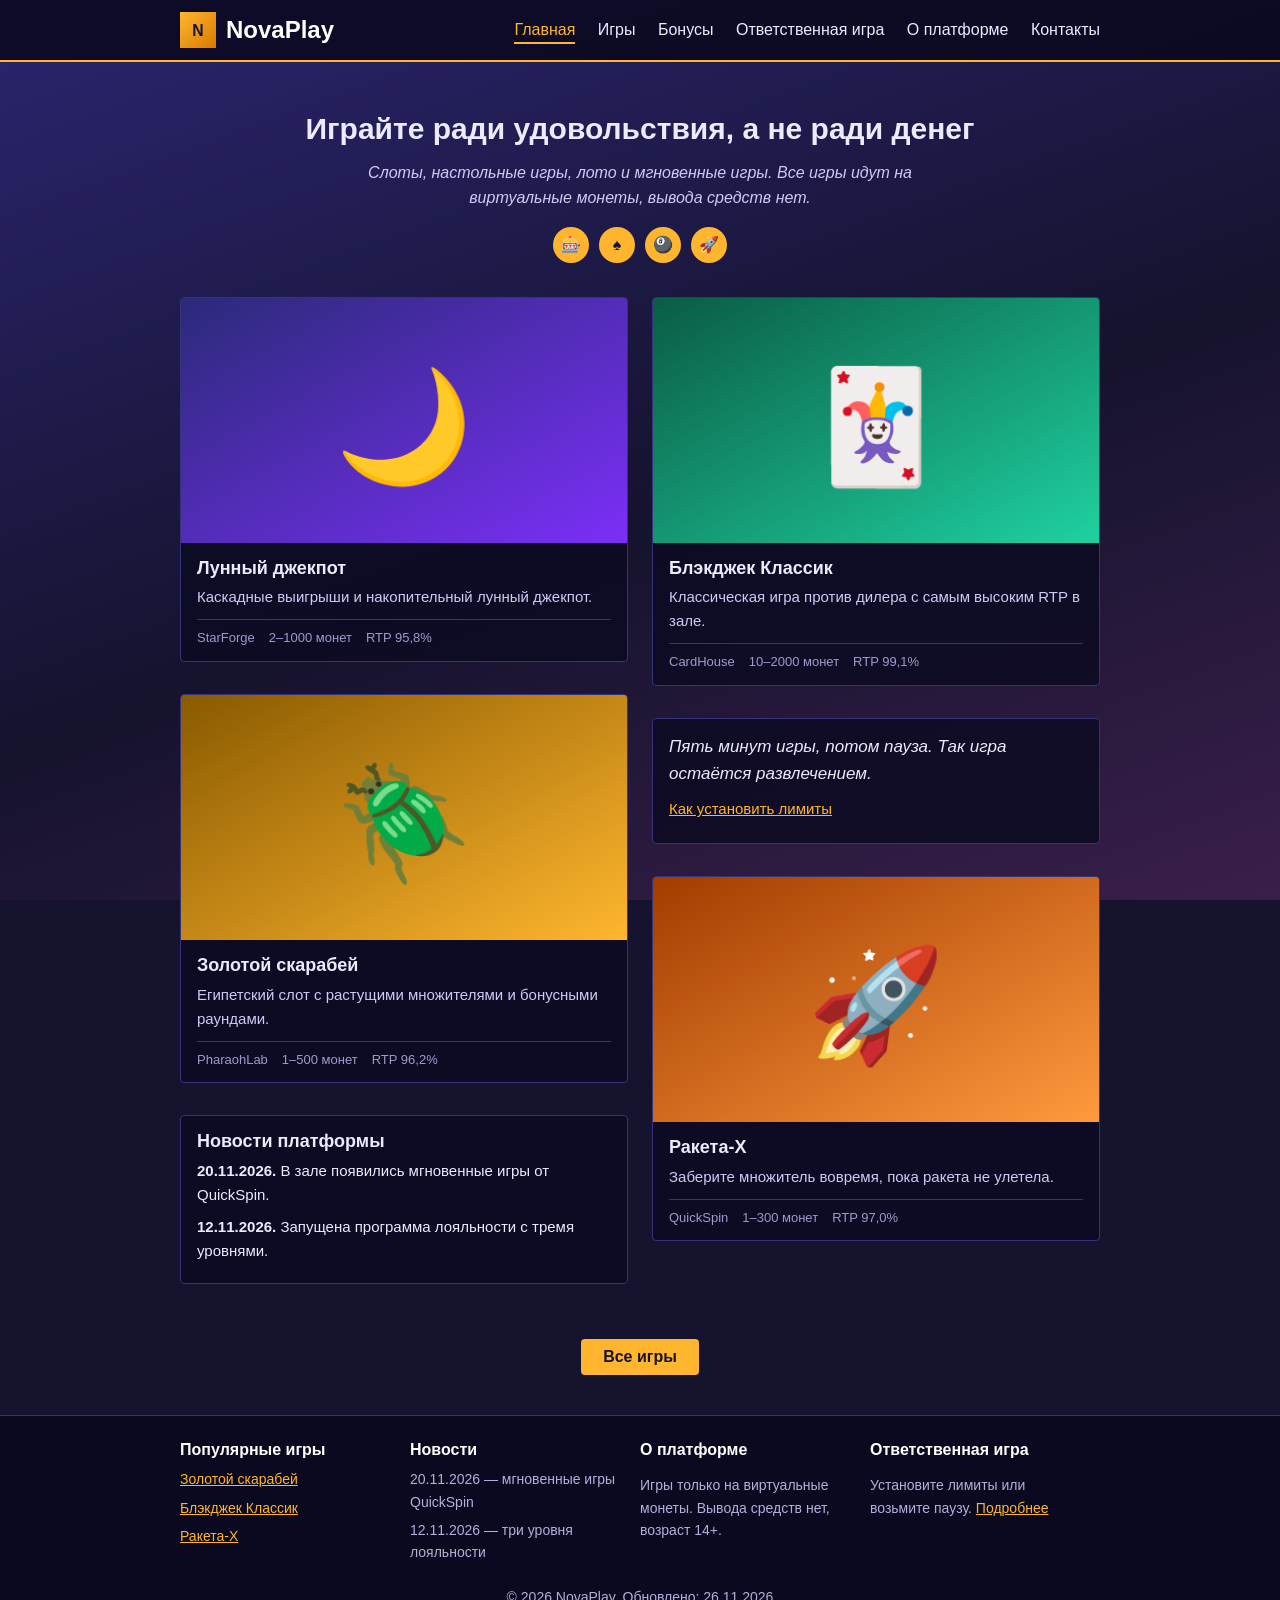
<file: index.html>
<!DOCTYPE html>
<html lang="ru">
<head>
	<meta charset="utf-8">
	<meta name="viewport" content="width=device-width, initial-scale=1">
	<title>Главная — NovaPlay</title>
	<meta name="description" content="NovaPlay — онлайн-игры на виртуальные монеты без реальных денег.">
	<link rel="stylesheet" href="styles.css">
</head>
<body>
	<header class="site-header">
		<div class="container header-inner">
			<a class="logo" href="index.html"><img src="images/logo.svg" alt="" width="36" height="36">NovaPlay</a>
			<nav>
				<ul class="main-menu">
				<li><a href="index.html" class="current">Главная</a></li>
				<li><a href="games.html">Игры</a></li>
				<li><a href="bonuses.html">Бонусы</a></li>
				<li><a href="responsible.html">Ответственная игра</a></li>
				<li><a href="about.html">О платформе</a></li>
				<li><a href="contacts.html">Контакты</a></li>
				</ul>
			</nav>
		</div>
	</header>
	<main class="container">
		<section class="intro">
			<h1>Играйте ради удовольствия, а не ради денег</h1>
			<p>Слоты, настольные игры, лото и мгновенные игры. Все игры идут на виртуальные монеты, вывода средств нет.</p>
			<ul class="icon-links"><li><a href="games.html" title="Слоты">🎰</a></li><li><a href="games.html" title="Настольные игры">♠</a></li><li><a href="games.html" title="Лото">🎱</a></li><li><a href="games.html" title="Мгновенные игры">🚀</a></li></ul>
		</section>
		<section class="masonry">
			<article class="card" data-category="slots" data-name="Лунный джекпот">
				<img src="images/game-moon.svg" alt="Полумесяц на фиолетовом фоне" width="400" height="220">
				<div class="card-body">
					<h2 class="card-title">Лунный джекпот</h2>
					<p>Каскадные выигрыши и накопительный лунный джекпот.</p>
					<div class="card-meta"><span>StarForge</span><span>2–1000 монет</span><span>RTP 95,8%</span></div>
				</div>
			</article>
			<article class="card" data-category="slots" data-name="Золотой скарабей">
				<img src="images/game-scarab.svg" alt="Золотой жук на тёмно-жёлтом фоне" width="400" height="220">
				<div class="card-body">
					<h2 class="card-title">Золотой скарабей</h2>
					<p>Египетский слот с растущими множителями и бонусными раундами.</p>
					<div class="card-meta"><span>PharaohLab</span><span>1–500 монет</span><span>RTP 96,2%</span></div>
				</div>
			</article>
			<article class="card card-text">
				<div class="card-body">
					<h2 class="card-title">Новости платформы</h2>
					<ul class="news-list">
						<li><strong>20.11.2026.</strong> В зале появились мгновенные игры от QuickSpin.</li>
						<li><strong>12.11.2026.</strong> Запущена программа лояльности с тремя уровнями.</li>
					</ul>
				</div>
			</article>
			<article class="card" data-category="table" data-name="Блэкджек Классик">
				<img src="images/game-blackjack.svg" alt="Игральная карта на зелёном фоне" width="400" height="220">
				<div class="card-body">
					<h2 class="card-title">Блэкджек Классик</h2>
					<p>Классическая игра против дилера с самым высоким RTP в зале.</p>
					<div class="card-meta"><span>CardHouse</span><span>10–2000 монет</span><span>RTP 99,1%</span></div>
				</div>
			</article>
			<article class="card card-text">
				<div class="card-body">
					<blockquote>Пять минут игры, потом пауза. Так игра остаётся развлечением.</blockquote>
					<p><a href="responsible.html">Как установить лимиты</a></p>
				</div>
			</article>
			<article class="card" data-category="instant" data-name="Ракета-X">
				<img src="images/game-rocket.svg" alt="Ракета на оранжевом фоне" width="400" height="220">
				<div class="card-body">
					<h2 class="card-title">Ракета-X</h2>
					<p>Заберите множитель вовремя, пока ракета не улетела.</p>
					<div class="card-meta"><span>QuickSpin</span><span>1–300 монет</span><span>RTP 97,0%</span></div>
				</div>
			</article>
		</section>
		<p class="more"><a class="button" href="games.html">Все игры</a></p>
	</main>
	<footer class="site-footer">
		<div class="container footer-columns">
			<section class="footer-col">
				<h2>Популярные игры</h2>
				<ul>
					<li><a href="games.html">Золотой скарабей</a></li>
					<li><a href="games.html">Блэкджек Классик</a></li>
					<li><a href="games.html">Ракета-X</a></li>
				</ul>
			</section>
			<section class="footer-col">
				<h2>Новости</h2>
				<ul>
					<li>20.11.2026 — мгновенные игры QuickSpin</li>
					<li>12.11.2026 — три уровня лояльности</li>
				</ul>
			</section>
			<section class="footer-col">
				<h2>О платформе</h2>
				<p>Игры только на виртуальные монеты. Вывода средств нет, возраст 14+.</p>
			</section>
			<section class="footer-col">
				<h2>Ответственная игра</h2>
				<p>Установите лимиты или возьмите паузу. <a href="responsible.html">Подробнее</a></p>
			</section>
		</div>
		<p class="container copyright">© 2026 NovaPlay. Обновлено: 26.11.2026</p>
	</footer>
	<script src="js/main.js"></script>
</body>
</html>
</file>
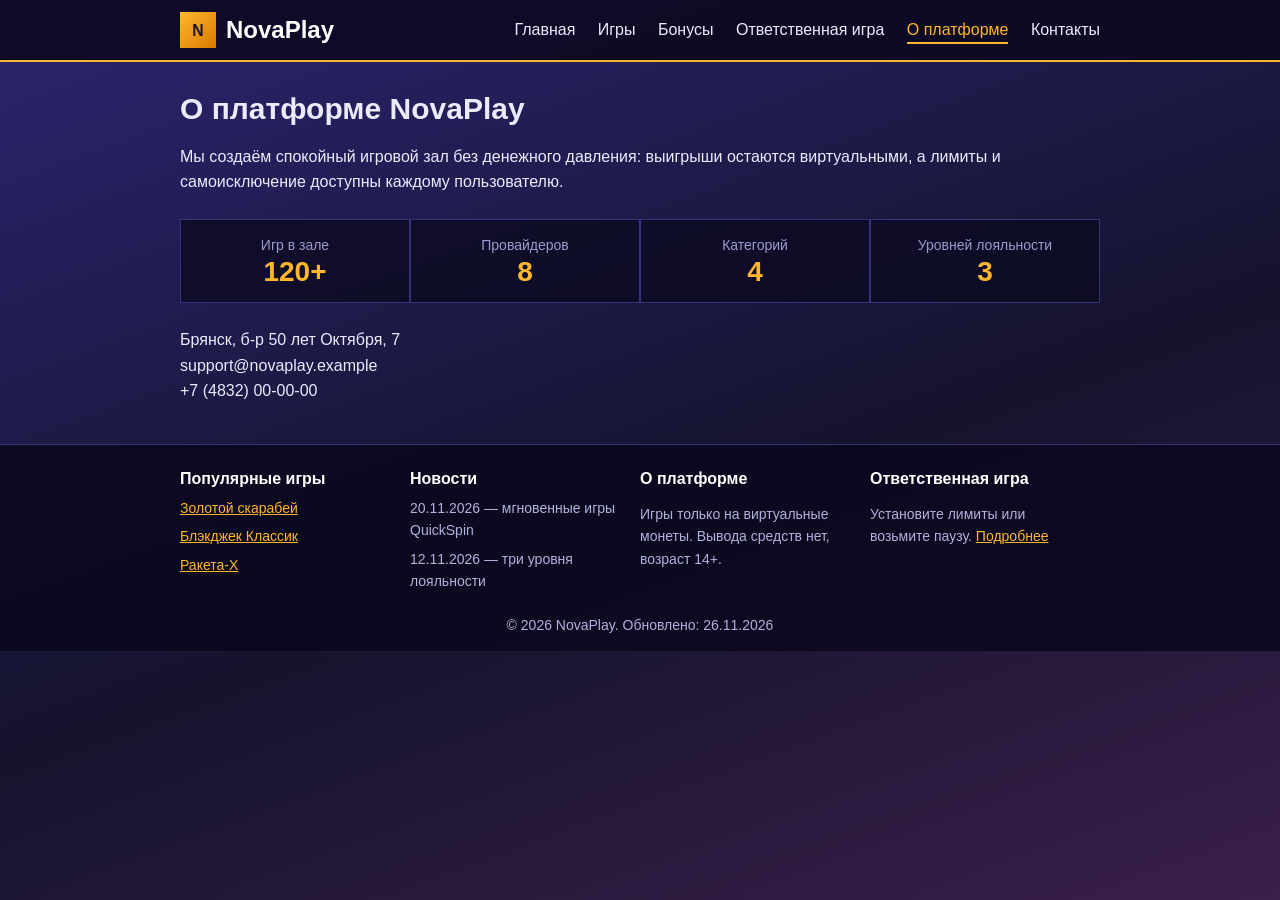
<file: about.html>
<!DOCTYPE html>
<html lang="ru">
<head>
	<meta charset="utf-8">
	<meta name="viewport" content="width=device-width, initial-scale=1">
	<title>О платформе — NovaPlay</title>
	<meta name="description" content="NovaPlay — онлайн-игры на виртуальные монеты без реальных денег.">
	<link rel="stylesheet" href="styles.css">
</head>
<body>
	<header class="site-header">
		<div class="container header-inner">
			<a class="logo" href="index.html"><img src="images/logo.svg" alt="" width="36" height="36">NovaPlay</a>
			<nav>
				<ul class="main-menu">
				<li><a href="index.html">Главная</a></li>
				<li><a href="games.html">Игры</a></li>
				<li><a href="bonuses.html">Бонусы</a></li>
				<li><a href="responsible.html">Ответственная игра</a></li>
				<li><a href="about.html" class="current">О платформе</a></li>
				<li><a href="contacts.html">Контакты</a></li>
				</ul>
			</nav>
		</div>
	</header>
	<main class="container">
		<h1>О платформе NovaPlay</h1>
		<p>Мы создаём спокойный игровой зал без денежного давления: выигрыши остаются виртуальными, а лимиты и самоисключение доступны каждому пользователю.</p>
		<dl class="facts">
			<div><dt>Игр в зале</dt><dd>120+</dd></div>
			<div><dt>Провайдеров</dt><dd>8</dd></div>
			<div><dt>Категорий</dt><dd>4</dd></div>
			<div><dt>Уровней лояльности</dt><dd>3</dd></div>
		</dl>
		<address>Брянск, б-р 50 лет Октября, 7<br>support@novaplay.example<br>+7 (4832) 00-00-00</address>
	</main>
	<footer class="site-footer">
		<div class="container footer-columns">
			<section class="footer-col">
				<h2>Популярные игры</h2>
				<ul>
					<li><a href="games.html">Золотой скарабей</a></li>
					<li><a href="games.html">Блэкджек Классик</a></li>
					<li><a href="games.html">Ракета-X</a></li>
				</ul>
			</section>
			<section class="footer-col">
				<h2>Новости</h2>
				<ul>
					<li>20.11.2026 — мгновенные игры QuickSpin</li>
					<li>12.11.2026 — три уровня лояльности</li>
				</ul>
			</section>
			<section class="footer-col">
				<h2>О платформе</h2>
				<p>Игры только на виртуальные монеты. Вывода средств нет, возраст 14+.</p>
			</section>
			<section class="footer-col">
				<h2>Ответственная игра</h2>
				<p>Установите лимиты или возьмите паузу. <a href="responsible.html">Подробнее</a></p>
			</section>
		</div>
		<p class="container copyright">© 2026 NovaPlay. Обновлено: 26.11.2026</p>
	</footer>
	<script src="js/main.js"></script>
</body>
</html>
</file>
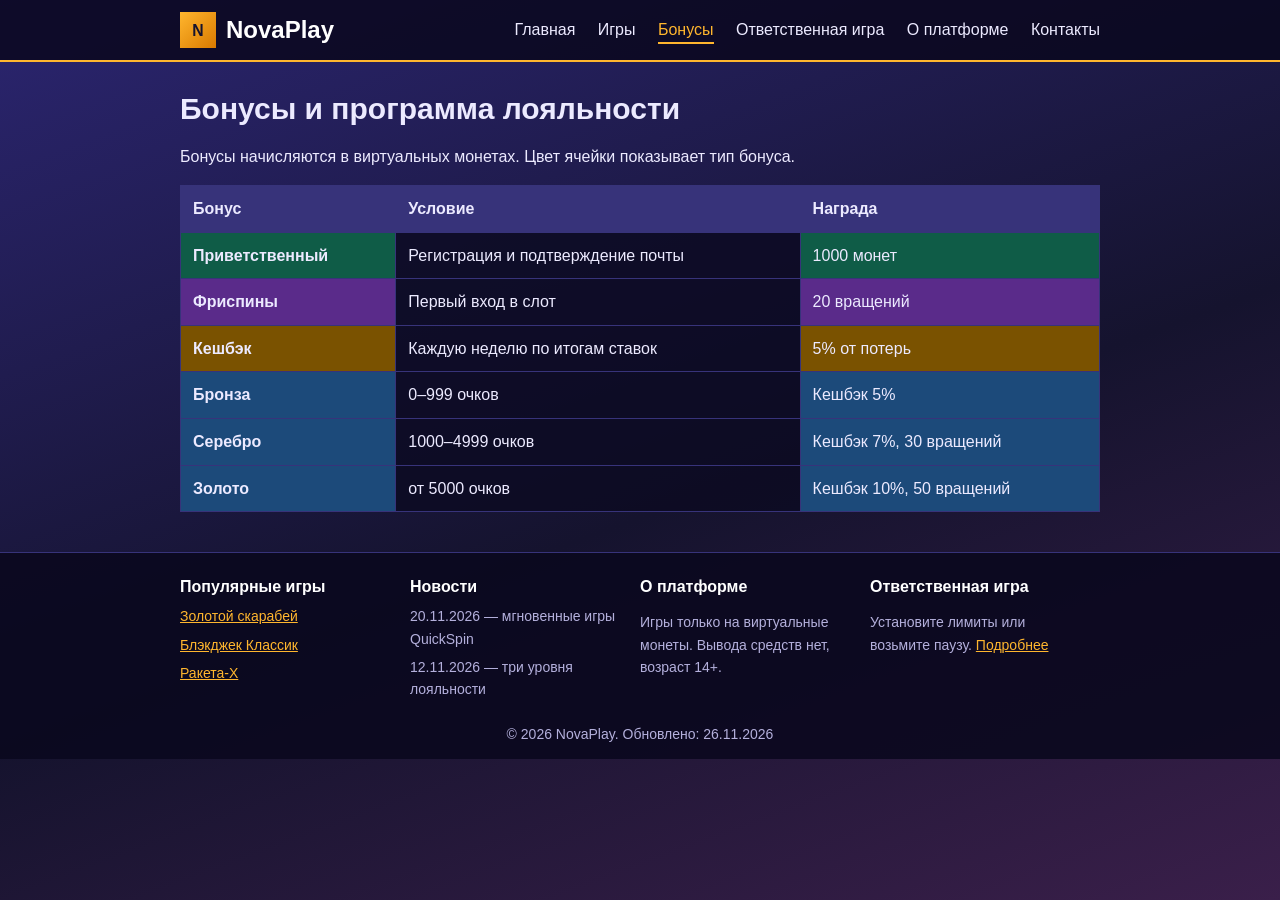
<file: bonuses.html>
<!DOCTYPE html>
<html lang="ru">
<head>
	<meta charset="utf-8">
	<meta name="viewport" content="width=device-width, initial-scale=1">
	<title>Бонусы — NovaPlay</title>
	<meta name="description" content="NovaPlay — онлайн-игры на виртуальные монеты без реальных денег.">
	<link rel="stylesheet" href="styles.css">
</head>
<body>
	<header class="site-header">
		<div class="container header-inner">
			<a class="logo" href="index.html"><img src="images/logo.svg" alt="" width="36" height="36">NovaPlay</a>
			<nav>
				<ul class="main-menu">
				<li><a href="index.html">Главная</a></li>
				<li><a href="games.html">Игры</a></li>
				<li><a href="bonuses.html" class="current">Бонусы</a></li>
				<li><a href="responsible.html">Ответственная игра</a></li>
				<li><a href="about.html">О платформе</a></li>
				<li><a href="contacts.html">Контакты</a></li>
				</ul>
			</nav>
		</div>
	</header>
	<main class="container">
		<h1>Бонусы и программа лояльности</h1>
		<p>Бонусы начисляются в виртуальных монетах. Цвет ячейки показывает тип бонуса.</p>
		<div class="table-wrap">
			<table class="bonus-table">
				<thead>
					<tr><th scope="col">Бонус</th><th scope="col">Условие</th><th scope="col">Награда</th></tr>
				</thead>
				<tbody>
					<tr><th scope="row" class="cell-welcome">Приветственный</th><td>Регистрация и подтверждение почты</td><td class="cell-welcome">1000 монет</td></tr>
					<tr><th scope="row" class="cell-spins">Фриспины</th><td>Первый вход в слот</td><td class="cell-spins">20 вращений</td></tr>
					<tr><th scope="row" class="cell-cashback">Кешбэк</th><td>Каждую неделю по итогам ставок</td><td class="cell-cashback">5% от потерь</td></tr>
					<tr><th scope="row" class="cell-level">Бронза</th><td>0–999 очков</td><td class="cell-level">Кешбэк 5%</td></tr>
					<tr><th scope="row" class="cell-level">Серебро</th><td>1000–4999 очков</td><td class="cell-level">Кешбэк 7%, 30 вращений</td></tr>
					<tr><th scope="row" class="cell-level">Золото</th><td>от 5000 очков</td><td class="cell-level">Кешбэк 10%, 50 вращений</td></tr>
				</tbody>
			</table>
		</div>
	</main>
	<footer class="site-footer">
		<div class="container footer-columns">
			<section class="footer-col">
				<h2>Популярные игры</h2>
				<ul>
					<li><a href="games.html">Золотой скарабей</a></li>
					<li><a href="games.html">Блэкджек Классик</a></li>
					<li><a href="games.html">Ракета-X</a></li>
				</ul>
			</section>
			<section class="footer-col">
				<h2>Новости</h2>
				<ul>
					<li>20.11.2026 — мгновенные игры QuickSpin</li>
					<li>12.11.2026 — три уровня лояльности</li>
				</ul>
			</section>
			<section class="footer-col">
				<h2>О платформе</h2>
				<p>Игры только на виртуальные монеты. Вывода средств нет, возраст 14+.</p>
			</section>
			<section class="footer-col">
				<h2>Ответственная игра</h2>
				<p>Установите лимиты или возьмите паузу. <a href="responsible.html">Подробнее</a></p>
			</section>
		</div>
		<p class="container copyright">© 2026 NovaPlay. Обновлено: 26.11.2026</p>
	</footer>
	<script src="js/main.js"></script>
</body>
</html>
</file>
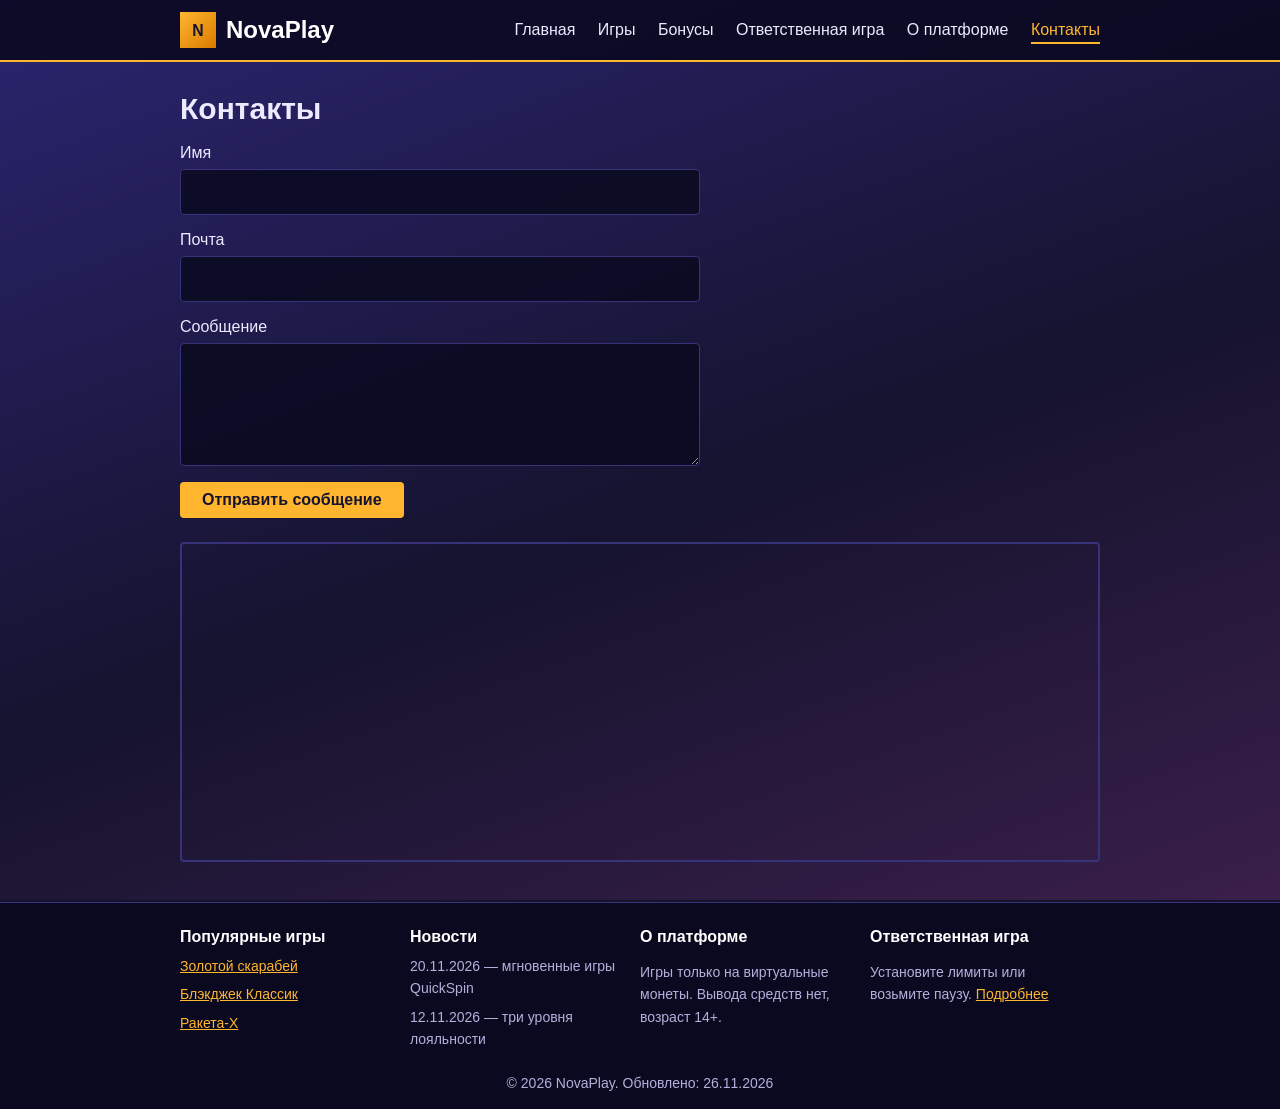
<file: contacts.html>
<!DOCTYPE html>
<html lang="ru">
<head>
	<meta charset="utf-8">
	<meta name="viewport" content="width=device-width, initial-scale=1">
	<title>Контакты — NovaPlay</title>
	<meta name="description" content="NovaPlay — онлайн-игры на виртуальные монеты без реальных денег.">
	<link rel="stylesheet" href="styles.css">
</head>
<body>
	<header class="site-header">
		<div class="container header-inner">
			<a class="logo" href="index.html"><img src="images/logo.svg" alt="" width="36" height="36">NovaPlay</a>
			<nav>
				<ul class="main-menu">
				<li><a href="index.html">Главная</a></li>
				<li><a href="games.html">Игры</a></li>
				<li><a href="bonuses.html">Бонусы</a></li>
				<li><a href="responsible.html">Ответственная игра</a></li>
				<li><a href="about.html">О платформе</a></li>
				<li><a href="contacts.html" class="current">Контакты</a></li>
				</ul>
			</nav>
		</div>
	</header>
	<main class="container">
		<h1>Контакты</h1>
		<form id="contact-form" class="contact-form" action="#">
			<label for="name">Имя</label>
			<input id="name" name="name" required>
			<label for="email">Почта</label>
			<input id="email" name="email" type="email" required>
			<label for="message">Сообщение</label>
			<textarea id="message" name="message" rows="4" required></textarea>
			<button class="button" type="submit">Отправить сообщение</button>
		</form>
		<iframe class="map" title="Карта проезда" loading="lazy" src="https://yandex.ru/map-widget/v1/?ll=34.3634%2C53.2434&amp;z=14&amp;pt=34.3634%2C53.2434%2Cpm2rdm"></iframe>
	</main>
	<footer class="site-footer">
		<div class="container footer-columns">
			<section class="footer-col">
				<h2>Популярные игры</h2>
				<ul>
					<li><a href="games.html">Золотой скарабей</a></li>
					<li><a href="games.html">Блэкджек Классик</a></li>
					<li><a href="games.html">Ракета-X</a></li>
				</ul>
			</section>
			<section class="footer-col">
				<h2>Новости</h2>
				<ul>
					<li>20.11.2026 — мгновенные игры QuickSpin</li>
					<li>12.11.2026 — три уровня лояльности</li>
				</ul>
			</section>
			<section class="footer-col">
				<h2>О платформе</h2>
				<p>Игры только на виртуальные монеты. Вывода средств нет, возраст 14+.</p>
			</section>
			<section class="footer-col">
				<h2>Ответственная игра</h2>
				<p>Установите лимиты или возьмите паузу. <a href="responsible.html">Подробнее</a></p>
			</section>
		</div>
		<p class="container copyright">© 2026 NovaPlay. Обновлено: 26.11.2026</p>
	</footer>
	<script src="js/main.js"></script>
</body>
</html>
</file>
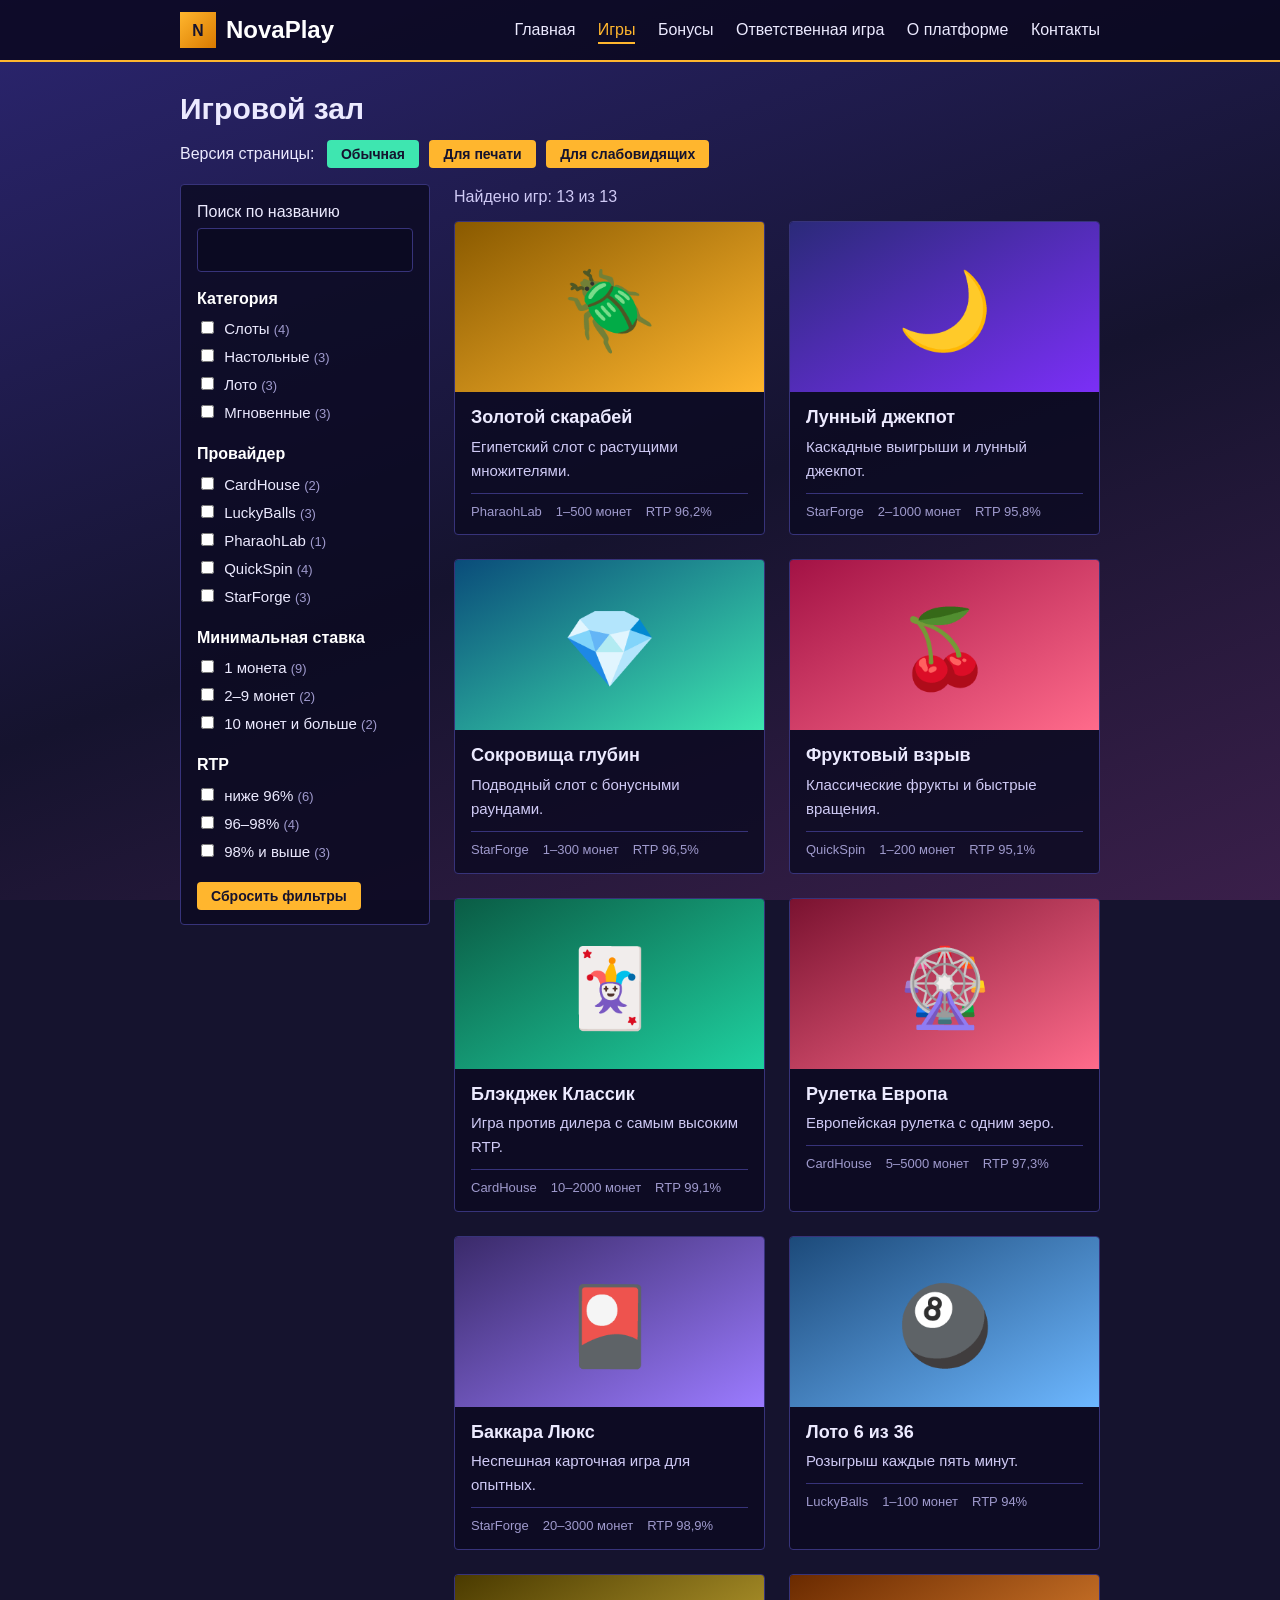
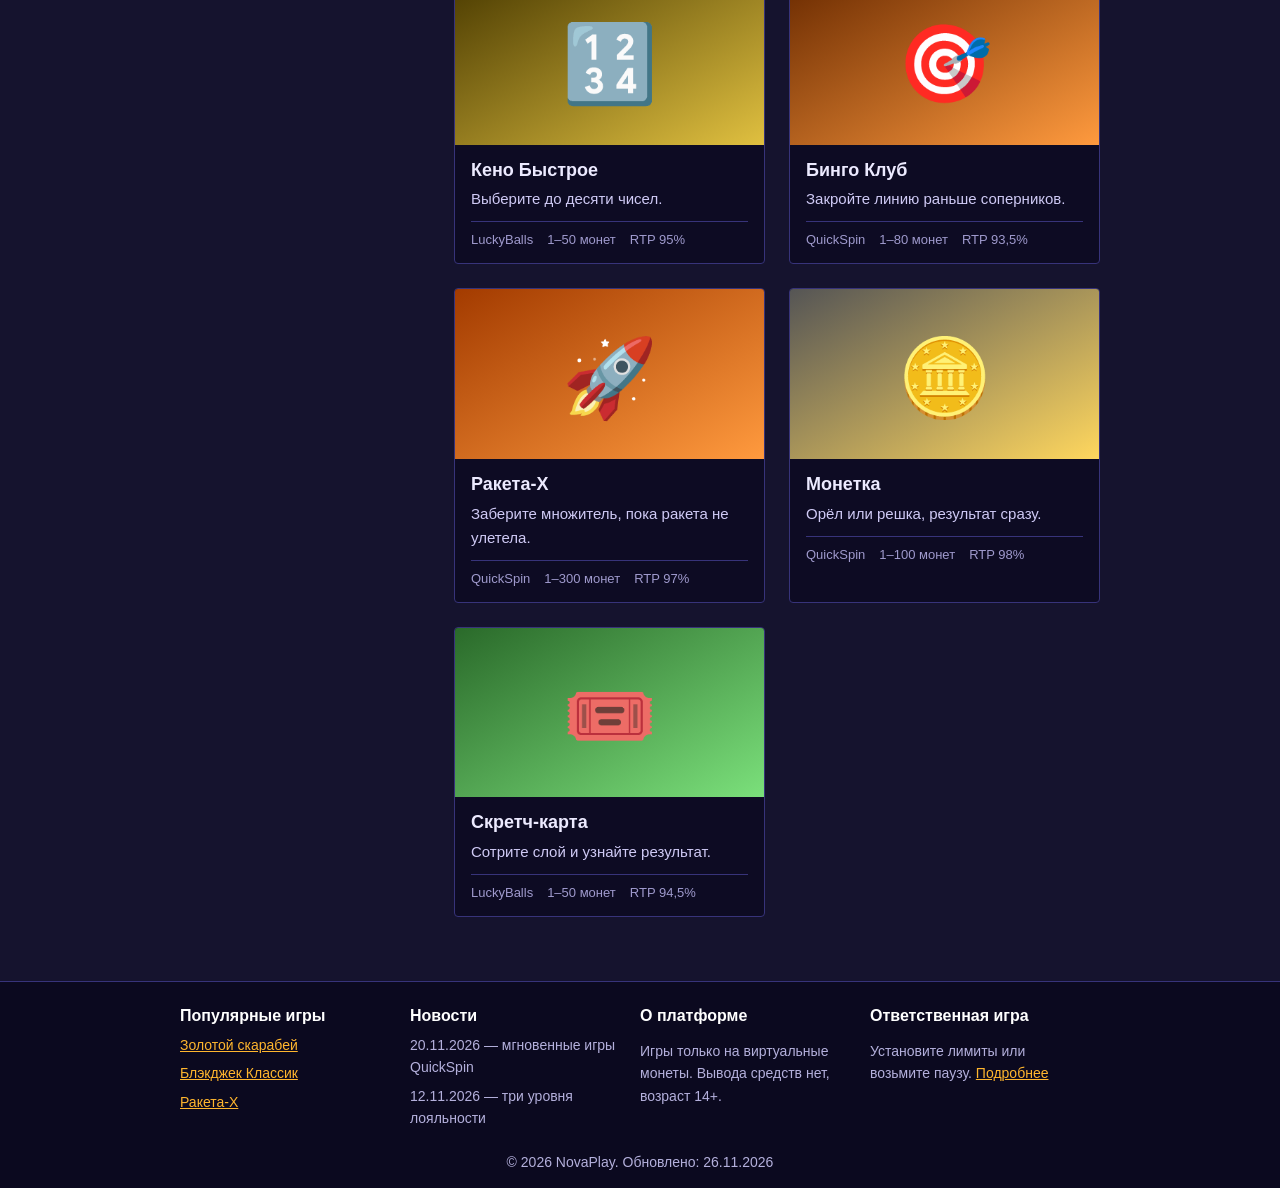
<file: games.html>
<!DOCTYPE html>
<html lang="ru">
<head>
	<meta charset="utf-8">
	<meta name="viewport" content="width=device-width, initial-scale=1">
	<title>Игры — NovaPlay</title>
	<meta name="description" content="NovaPlay — онлайн-игры на виртуальные монеты без реальных денег.">
	<link rel="stylesheet" href="styles.css">
	<link id="view-style" rel="stylesheet" href="css/view-default.css">
</head>
<body>
	<header class="site-header">
		<div class="container header-inner">
			<a class="logo" href="index.html"><img src="images/logo.svg" alt="" width="36" height="36">NovaPlay</a>
			<nav>
				<ul class="main-menu">
				<li><a href="index.html">Главная</a></li>
				<li><a href="games.html" class="current">Игры</a></li>
				<li><a href="bonuses.html">Бонусы</a></li>
				<li><a href="responsible.html">Ответственная игра</a></li>
				<li><a href="about.html">О платформе</a></li>
				<li><a href="contacts.html">Контакты</a></li>
				</ul>
			</nav>
		</div>
	</header>
	<main class="container">
		<h1>Игровой зал</h1>
		<div class="view-switcher" role="group" aria-label="Версия страницы">
			<span>Версия страницы:</span>
			<button type="button" class="button button-small" data-view="default" aria-pressed="true">Обычная</button>
			<button type="button" class="button button-small" data-view="print" aria-pressed="false">Для печати</button>
			<button type="button" class="button button-small" data-view="contrast" aria-pressed="false">Для слабовидящих</button>
		</div>
		<div class="catalog">
			<aside id="filters" class="filters-panel" aria-label="Фильтры"></aside>
			<section class="results">
				<p id="result-count" class="result-count" aria-live="polite"></p>
				<div id="games-list" class="masonry"></div>
			</section>
		</div>
		<noscript><p>Для работы фильтра нужен JavaScript.</p></noscript>
	</main>
	<footer class="site-footer">
		<div class="container footer-columns">
			<section class="footer-col">
				<h2>Популярные игры</h2>
				<ul>
					<li><a href="games.html">Золотой скарабей</a></li>
					<li><a href="games.html">Блэкджек Классик</a></li>
					<li><a href="games.html">Ракета-X</a></li>
				</ul>
			</section>
			<section class="footer-col">
				<h2>Новости</h2>
				<ul>
					<li>20.11.2026 — мгновенные игры QuickSpin</li>
					<li>12.11.2026 — три уровня лояльности</li>
				</ul>
			</section>
			<section class="footer-col">
				<h2>О платформе</h2>
				<p>Игры только на виртуальные монеты. Вывода средств нет, возраст 14+.</p>
			</section>
			<section class="footer-col">
				<h2>Ответственная игра</h2>
				<p>Установите лимиты или возьмите паузу. <a href="responsible.html">Подробнее</a></p>
			</section>
		</div>
		<p class="container copyright">© 2026 NovaPlay. Обновлено: 26.11.2026</p>
	</footer>
	<script src="js/games-data.js"></script>
	<script src="js/filter.js"></script>
	<script src="js/view-switcher.js"></script>
	<script src="js/main.js"></script>
</body>
</html>
</file>
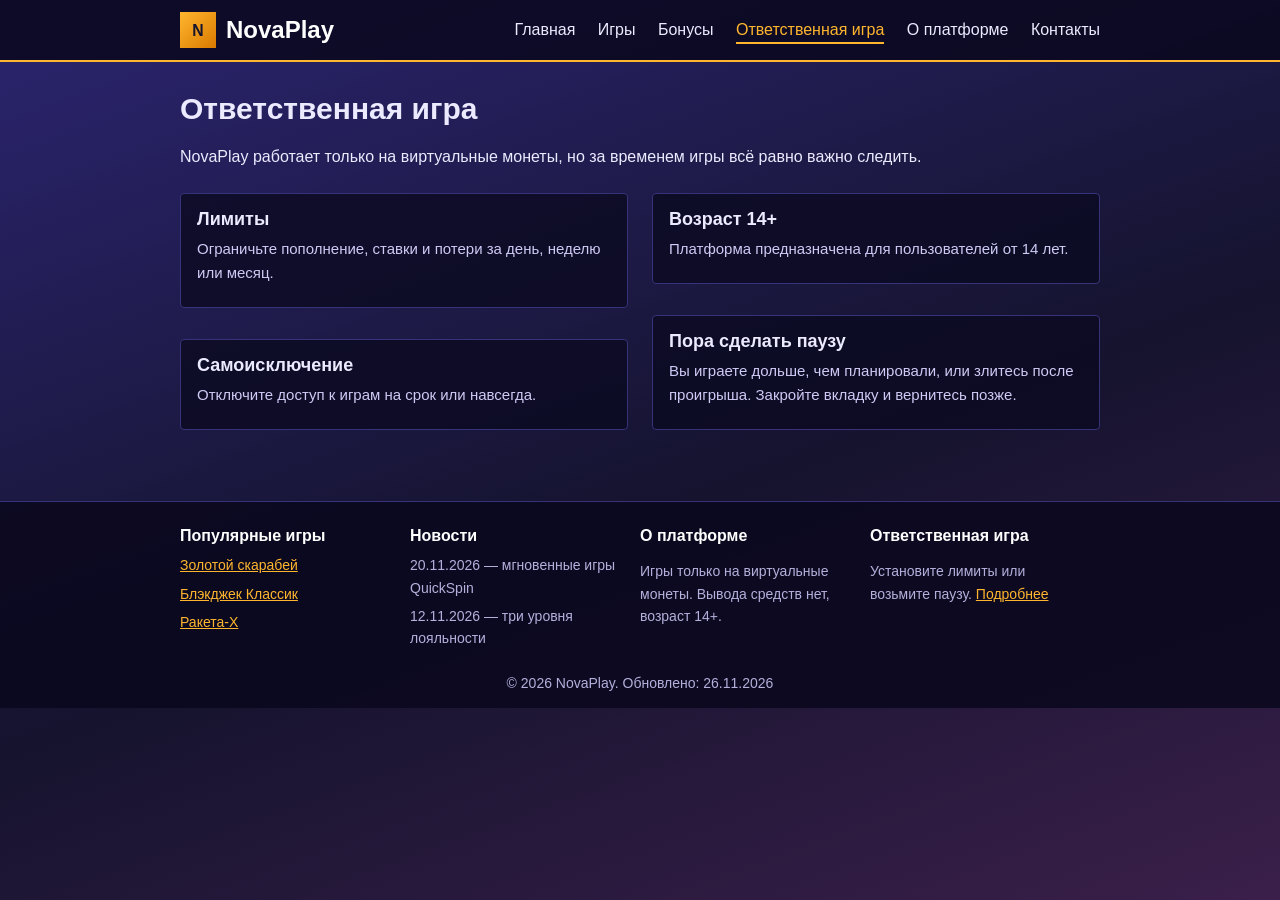
<file: responsible.html>
<!DOCTYPE html>
<html lang="ru">
<head>
	<meta charset="utf-8">
	<meta name="viewport" content="width=device-width, initial-scale=1">
	<title>Ответственная игра — NovaPlay</title>
	<meta name="description" content="NovaPlay — онлайн-игры на виртуальные монеты без реальных денег.">
	<link rel="stylesheet" href="styles.css">
</head>
<body>
	<header class="site-header">
		<div class="container header-inner">
			<a class="logo" href="index.html"><img src="images/logo.svg" alt="" width="36" height="36">NovaPlay</a>
			<nav>
				<ul class="main-menu">
				<li><a href="index.html">Главная</a></li>
				<li><a href="games.html">Игры</a></li>
				<li><a href="bonuses.html">Бонусы</a></li>
				<li><a href="responsible.html" class="current">Ответственная игра</a></li>
				<li><a href="about.html">О платформе</a></li>
				<li><a href="contacts.html">Контакты</a></li>
				</ul>
			</nav>
		</div>
	</header>
	<main class="container">
		<h1>Ответственная игра</h1>
		<p>NovaPlay работает только на виртуальные монеты, но за временем игры всё равно важно следить.</p>
		<section class="masonry">
			<article class="card card-text"><div class="card-body"><h2 class="card-title">Лимиты</h2><p>Ограничьте пополнение, ставки и потери за день, неделю или месяц.</p></div></article>
			<article class="card card-text"><div class="card-body"><h2 class="card-title">Самоисключение</h2><p>Отключите доступ к играм на срок или навсегда.</p></div></article>
			<article class="card card-text"><div class="card-body"><h2 class="card-title">Возраст 14+</h2><p>Платформа предназначена для пользователей от 14 лет.</p></div></article>
			<article class="card card-text"><div class="card-body"><h2 class="card-title">Пора сделать паузу</h2><p>Вы играете дольше, чем планировали, или злитесь после проигрыша. Закройте вкладку и вернитесь позже.</p></div></article>
		</section>
	</main>
	<footer class="site-footer">
		<div class="container footer-columns">
			<section class="footer-col">
				<h2>Популярные игры</h2>
				<ul>
					<li><a href="games.html">Золотой скарабей</a></li>
					<li><a href="games.html">Блэкджек Классик</a></li>
					<li><a href="games.html">Ракета-X</a></li>
				</ul>
			</section>
			<section class="footer-col">
				<h2>Новости</h2>
				<ul>
					<li>20.11.2026 — мгновенные игры QuickSpin</li>
					<li>12.11.2026 — три уровня лояльности</li>
				</ul>
			</section>
			<section class="footer-col">
				<h2>О платформе</h2>
				<p>Игры только на виртуальные монеты. Вывода средств нет, возраст 14+.</p>
			</section>
			<section class="footer-col">
				<h2>Ответственная игра</h2>
				<p>Установите лимиты или возьмите паузу. <a href="responsible.html">Подробнее</a></p>
			</section>
		</div>
		<p class="container copyright">© 2026 NovaPlay. Обновлено: 26.11.2026</p>
	</footer>
	<script src="js/main.js"></script>
</body>
</html>
</file>
<file: styles.css>
/* NovaPlay, layout based on variant 1 */
html { box-sizing: border-box; }
*, *:before, *:after { box-sizing: inherit; }
body { margin: 0; color: #eceaff; background: #15132e linear-gradient(160deg, #2b2570 0%, #15132e 55%, #3a1f4a 100%) fixed; font: 16px/1.6 "Segoe UI", Roboto, Arial, sans-serif; }
img { max-width: 100%; height: auto; display: block; }
.card img { width: 100%; }
h1, h2 { font-family: "Trebuchet MS", sans-serif; line-height: 1.25; }
h1 { font-size: 30px; margin: 28px 0 12px; }
ul { margin: 0; padding: 0; list-style: none; }

a:link { color: #ffb62e; }
a:visited { color: #e0b6ff; }
a:hover { color: #3ee6b0; text-decoration: underline; }
a:active { color: #ff6b8b; }
a:focus { outline: 3px solid #3ee6b0; outline-offset: 2px; }

.container { max-width: 960px; margin: 0 auto; padding: 0 20px; }

.site-header { background: rgba(10, 8, 30, 0.85); border-bottom: 2px solid #ffb62e; }
.header-inner { display: -ms-flexbox; display: flex; -ms-flex-wrap: wrap; flex-wrap: wrap; -ms-flex-align: center; align-items: center; -ms-flex-pack: justify; justify-content: space-between; padding-top: 12px; padding-bottom: 12px; }
.logo { display: -ms-flexbox; display: flex; -ms-flex-align: center; align-items: center; font: bold 24px "Trebuchet MS", sans-serif; text-decoration: none; }
.logo:link, .logo:visited { color: #fff; }
.logo img { margin-right: 10px; }
.main-menu li { display: inline-block; margin-left: 18px; }
.main-menu a { text-decoration: none; padding: 4px 0; border-bottom: 2px solid transparent; }
.main-menu a:link, .main-menu a:visited { color: #eceaff; }
.main-menu a:hover, .main-menu a.current { color: #ffb62e; border-bottom-color: #ffb62e; }

.intro { text-align: center; padding: 20px 0 10px; }
.intro p { color: #cfcaf5; max-width: 620px; margin: 0 auto 16px; font-style: italic; }
.icon-links li { display: inline-block; margin: 0 5px; }
.icon-links a { display: block; width: 36px; height: 36px; line-height: 36px; border-radius: 50%; background: #ffb62e; text-decoration: none; }
.icon-links a:link, .icon-links a:visited { color: #15132e; }
.icon-links a:hover { background: #3ee6b0; color: #15132e; }

.masonry { -webkit-column-count: 2; -moz-column-count: 2; column-count: 2; -webkit-column-gap: 24px; -moz-column-gap: 24px; column-gap: 24px; margin: 24px 0; }
.card { display: inline-block; width: 100%; margin: 0 0 24px; background: rgba(12, 10, 34, 0.82); border: 1px solid #37337a; border-radius: 4px; overflow: hidden; -webkit-column-break-inside: avoid; page-break-inside: avoid; break-inside: avoid; }
.card-body { padding: 14px 16px 12px; }
.card-title { font-size: 18px; margin: 0 0 6px; }
.card p { margin: 0 0 10px; color: #cfcaf5; font-size: 15px; }
.card-meta { border-top: 1px solid #37337a; padding-top: 8px; font-size: 13px; color: #9f9acd; }
.card-meta span { margin-right: 14px; }
.card-text blockquote { margin: 0 0 10px; font-style: italic; font-size: 17px; }
.news-list li { margin-bottom: 8px; font-size: 15px; }
[hidden] { display: none; }

.button { display: inline-block; padding: 9px 22px; border: 0; border-radius: 4px; background: #ffb62e; font: bold 16px "Segoe UI", Arial, sans-serif; text-decoration: none; cursor: pointer; }
.button:link, .button:visited, .button { color: #15132e; }
.button:hover { background: #3ee6b0; color: #15132e; text-decoration: none; }
.more { text-align: center; }

.filters { margin-bottom: 20px; }
.filters input, .filters select, .contact-form input, .contact-form textarea { padding: 9px 12px; color: #eceaff; background: rgba(12, 10, 34, 0.9); border: 1px solid #37337a; border-radius: 4px; font: inherit; }
.filters input { margin-right: 10px; }

.table-wrap { overflow-x: auto; }
.bonus-table { width: 100%; min-width: 520px; border-collapse: collapse; background: rgba(12, 10, 34, 0.82); }
.bonus-table th, .bonus-table td { border: 1px solid #37337a; padding: 10px 12px; text-align: left; }
.bonus-table thead th { background: #37337a; }
.cell-welcome { background: #0f5c47; }
.cell-spins { background: #5a2b8a; }
.cell-cashback { background: #7a5200; }
.cell-level { background: #1c4a7a; }

.facts { overflow: hidden; margin: 24px 0; }
.facts div { float: left; width: 25%; padding: 14px; text-align: center; background: rgba(12, 10, 34, 0.82); border: 1px solid #37337a; }
.facts dt { color: #9f9acd; font-size: 14px; }
.facts dd { margin: 0; font: bold 28px "Trebuchet MS", sans-serif; color: #ffb62e; }
address { font-style: normal; margin-bottom: 20px; }

.contact-form { max-width: 520px; margin-bottom: 24px; }
.contact-form label { display: block; margin: 12px 0 4px; }
.contact-form input, .contact-form textarea { display: block; width: 100%; }
.contact-form .button { margin-top: 16px; }
.map { display: block; width: 100%; height: 320px; border: 2px solid #37337a; border-radius: 4px; }

.site-footer { margin-top: 40px; padding: 24px 0 14px; background: rgba(10, 8, 30, 0.9); border-top: 1px solid #37337a; font-size: 14px; color: #b4b0dc; }
.footer-columns { display: -ms-flexbox; display: flex; -ms-flex-wrap: wrap; flex-wrap: wrap; margin: 0 auto; }
.footer-col { -ms-flex: 1 1 200px; flex: 1 1 200px; padding-right: 20px; }
.footer-col h2 { font-size: 16px; color: #fff; margin: 0 0 8px; }
.footer-col li { margin-bottom: 6px; }
.copyright { margin-top: 16px; text-align: center; }

@media (max-width: 700px) {
	.masonry { -webkit-column-count: 1; -moz-column-count: 1; column-count: 1; }
	.main-menu li { margin: 0 14px 0 0; }
	.header-inner nav { margin-top: 8px; }
	.facts div { width: 50%; }
}

/* Lab 3: smart filter and view switcher */
.view-switcher { margin: 0 0 16px; }
.view-switcher span { margin-right: 8px; }
.button-small { padding: 6px 14px; font-size: 14px; margin-right: 6px; }
.view-switcher button[aria-pressed="true"] { background: #3ee6b0; }
.catalog { display: -ms-flexbox; display: flex; -ms-flex-wrap: wrap; flex-wrap: wrap; margin: 0; }
.filters-panel { -ms-flex: 0 0 250px; flex: 0 0 250px; margin: 0 24px 24px 0; padding: 14px 16px; background: rgba(12, 10, 34, 0.82); border: 1px solid #37337a; border-radius: 4px; -ms-flex-item-align: start; align-self: flex-start; }
.results { -ms-flex: 1 1 420px; flex: 1 1 420px; min-width: 0; margin: 0; }
.result-count { margin: 0 0 12px; color: #cfcaf5; }
.filter-search label { display: block; margin-bottom: 4px; }
.filter-search input { width: 100%; padding: 8px 10px; color: #eceaff; background: rgba(12, 10, 34, 0.9); border: 1px solid #37337a; border-radius: 4px; font: inherit; }
.filter-group { margin: 14px 0 0; padding: 0; border: 0; }
.filter-group legend { padding: 0; margin-bottom: 4px; font-weight: bold; color: #fff; }
.filter-option { display: block; padding: 2px 0; font-size: 15px; cursor: pointer; }
.filter-option input { margin-right: 6px; }
.filter-count { color: #9f9acd; font-size: 13px; }
.filter-option.is-disabled { opacity: 0.4; cursor: not-allowed; }
#reset-filters { margin-top: 16px; }
.results .masonry { display: grid; grid-template-columns: repeat(auto-fill, minmax(250px, 1fr)); grid-gap: 24px; gap: 24px; -webkit-column-count: auto; -moz-column-count: auto; column-count: auto; margin-top: 0; }
.results .card { margin: 0; }
@media (max-width: 700px) { .filters-panel { -ms-flex-basis: 100%; flex-basis: 100%; margin-right: 0; } }
</file>
<file: css/view-default.css>
/* Default view: all styling comes from styles.css */
</file>
